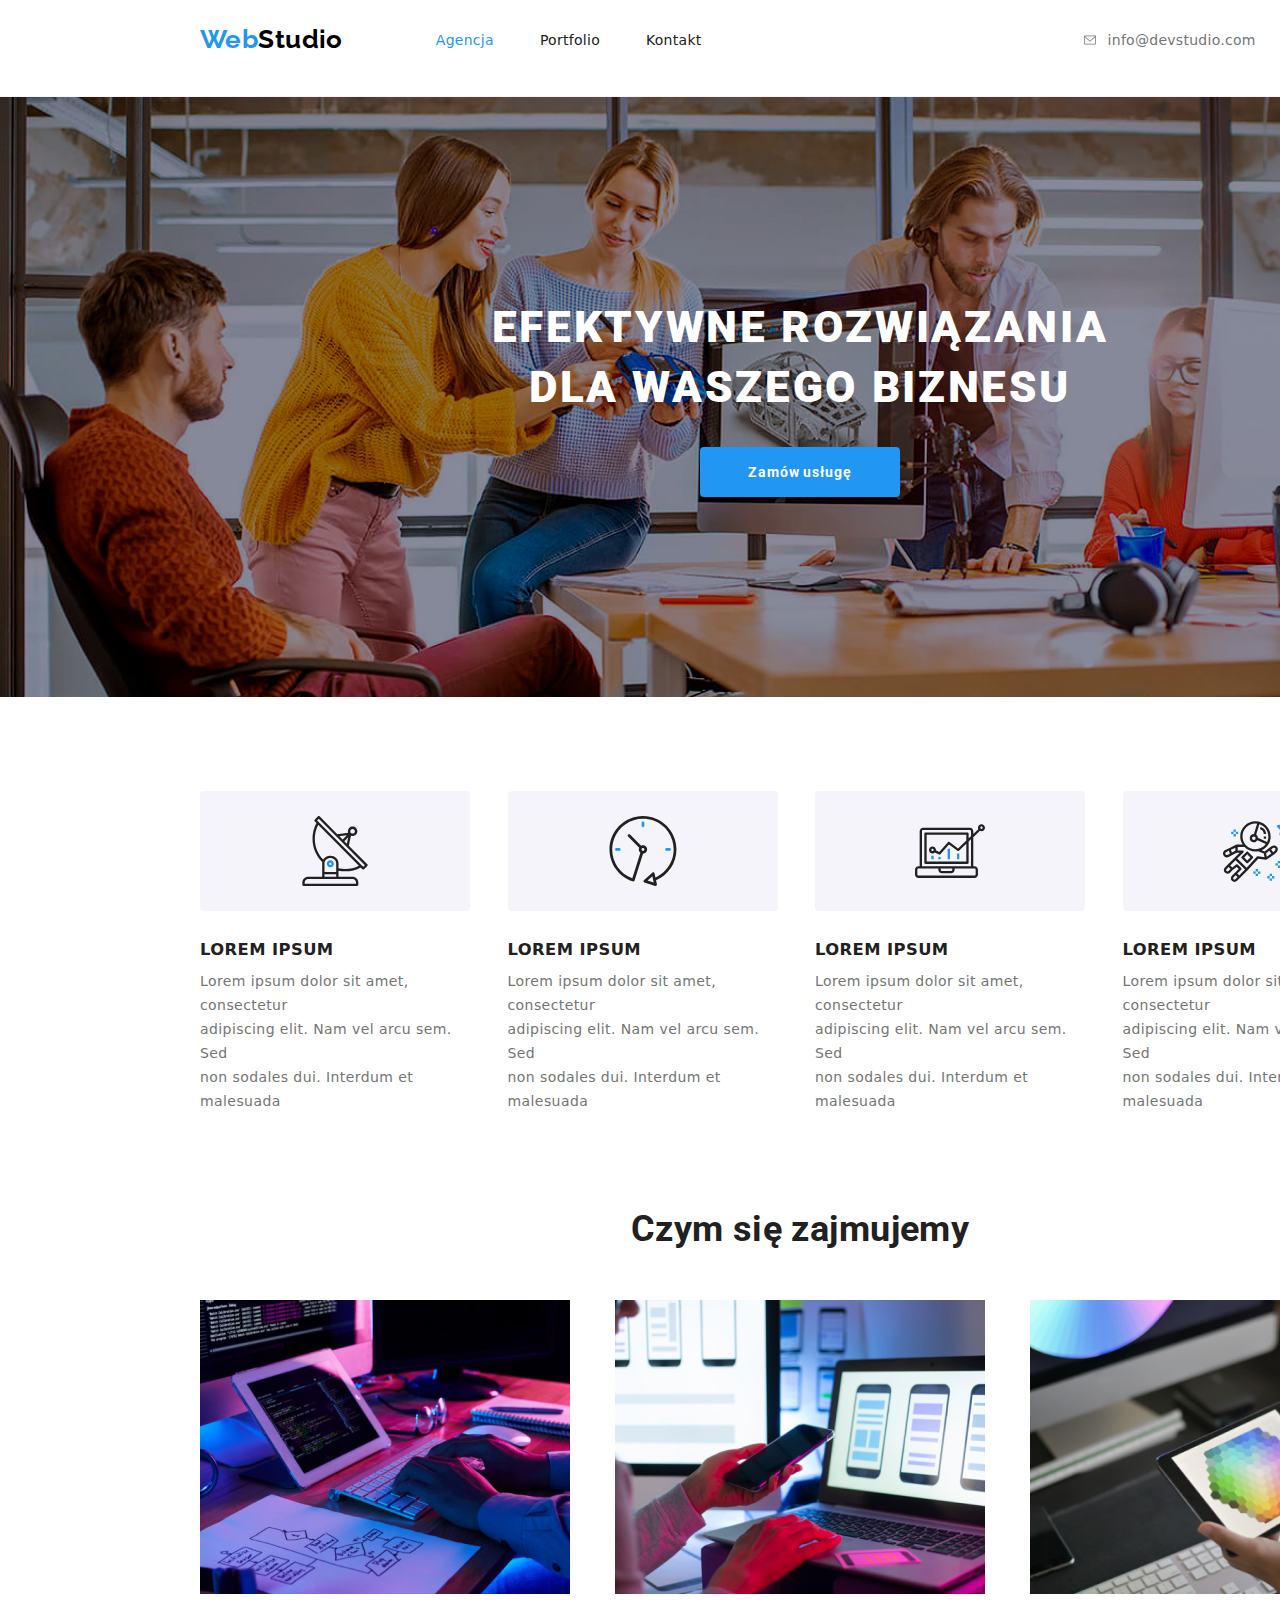
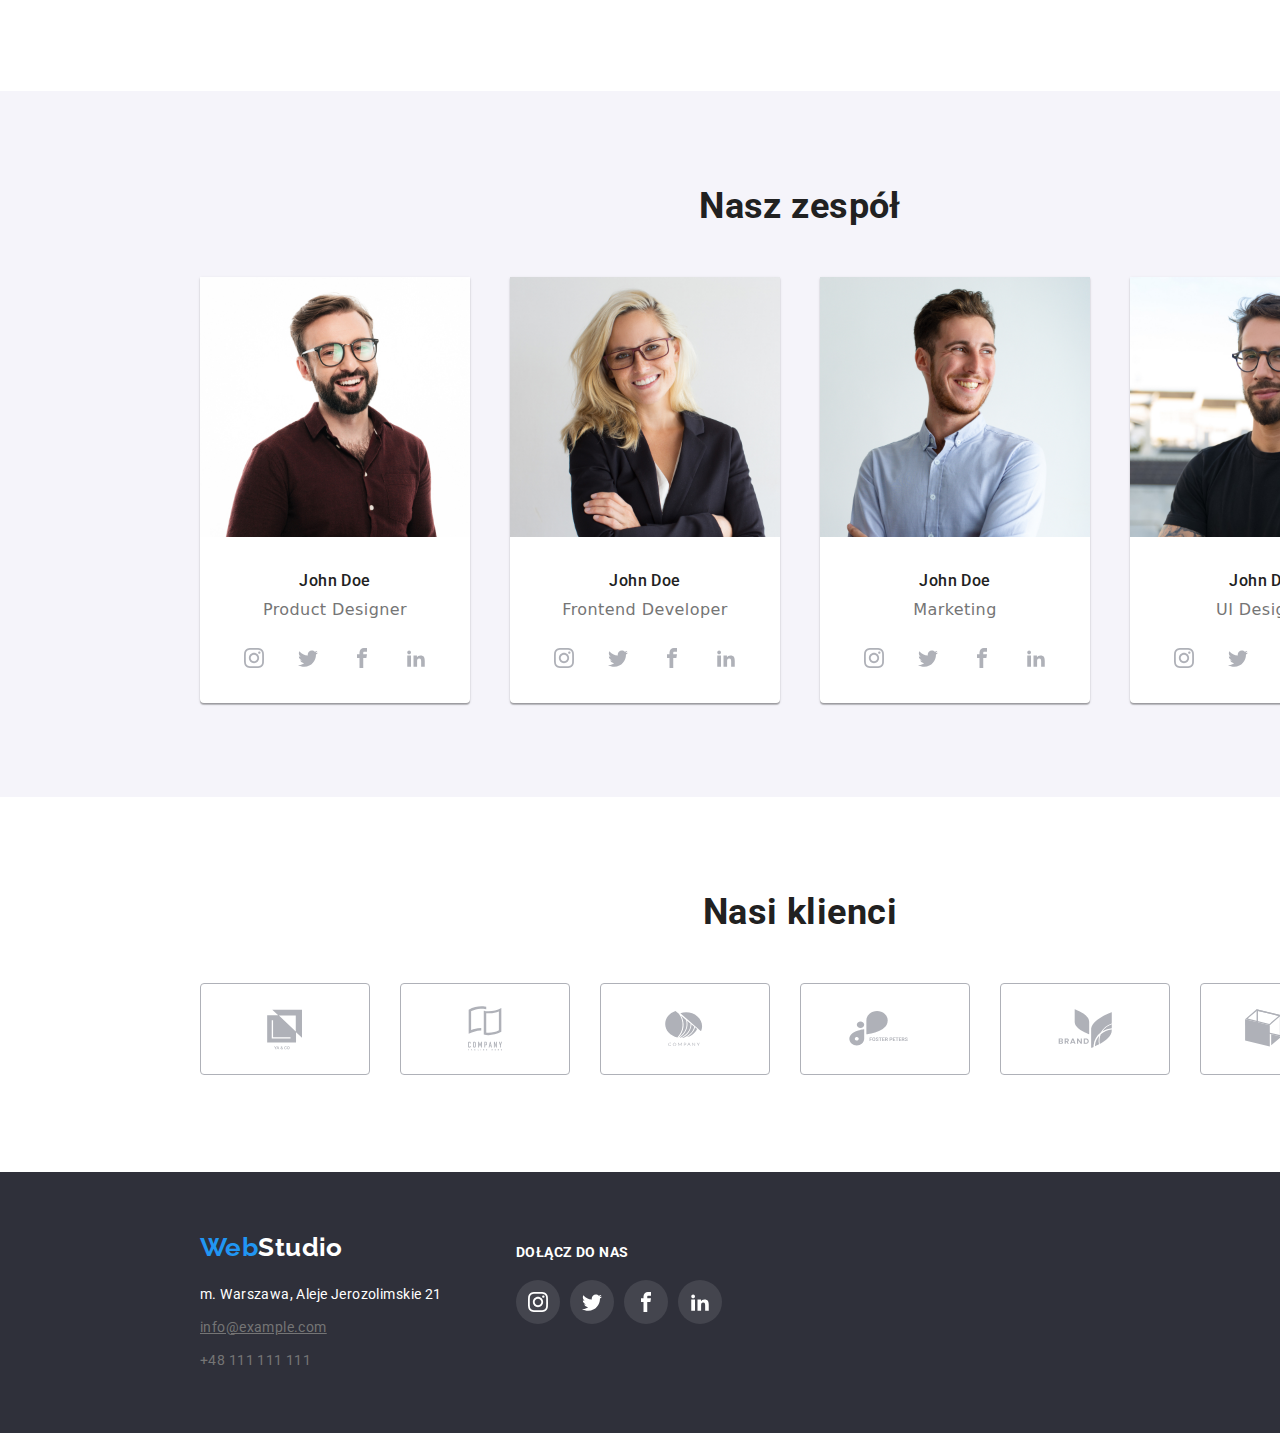
<file: index.html>
<!DOCTYPE html>
<html lang="pl">

<head>
    <link href="./css/styles.css" rel="stylesheet" />
    <meta charset="UTF-8" />
    <meta http-equiv="X-UA-Compatible" content="IE=edge" />
    <meta name="viewport" content="width=device-width, initial-scale=1.0" />

    <link rel="preconnect" href="https://fonts.googleapis.com">
    <link rel="preconnect" href="https://fonts.gstatic.com" crossorigin>
    <link
        href="https://fonts.googleapis.com/css2?family=Raleway:ital,wght@1,700&family=Roboto:wght@400;500;700;900&display=swap"
        rel="stylesheet">
    <link rel="stylesheet" href="https://cdnjs.cloudflare.com/ajax/libs/modern-normalize/1.1.0/modern-normalize.css"
        integrity="sha512-Y0MM+V6ymRKN2zStTqzQ227DWhhp4Mzdo6gnlRnuaNCbc+YN/ZH0sBCLTM4M0oSy9c9VKiCvd4Jk44aCLrNS5Q=="
        crossorigin="anonymous" referrerpolicy="no-referrer" />
    <title>Studio</title>
</head>

<body>
    <div class="wrapper">

        <header class="border-header">

            <div class="menu-flex-container container">

                <a class="logo" href="./index.html">
                    <span class="color-logo">Web</span>Studio</a>

                <div class="menu">

                    <nav>
                        <ul class="ul-style nav-list">
                            <li>
                                <a class="link-active links text" href="index.html">Agencja</a>
                            </li>

                            <li>
                                <a class="links text" href="portfolio.html">Portfolio</a>
                            </li>

                            <li>
                                <a class="links text" href="/kontakt">Kontakt</a>
                            </li>
                        </ul>
                    </nav>

                    <ul class="ul-style contact-list ">
                        <li>
                           
                            <a class="links grey-contact icons-header blue-icons" href="mailito:info@devstudio.com">
                                <svg class="contact-icon-margin icon" width="16" height="12">
                                    <use href="./images/icons.svg#icon-envelope"></use>
                                </svg>
                                info@devstudio.com
                            </a>
                       
                        </li>

                        <li>
                           
                            <a class="links grey-contact icons-header blue-icons" href="tel:+48111111111">
                                <svg class="contact-icon-margin icon" width="10" height="12">
                                    <use href="./images/icons.svg#icon-smartphone"></use>
                                </svg>
                                +48 111 111 111
                            </a>
         
                        </li>
                    </ul>
                </div>
            </div>
        </header>

        <main>

            <section class="first-section">

                <div class="container first-section-flex">

                    <h1 class="first-section-text w-text">EFEKTYWNE ROZWIĄZANIA<br />
                        DLA WASZEGO BIZNESU</h1>

                    <button class="button-studio w-text" type="button">Zamów usługę</button>
                </div>
            </section>

            <section class="section">

                <div class="container">

                    <ul class="ul-style lorem-list">
                        <li>
                            <div class="lorem-icon">
                                <svg width="70" height="70">
                                    <use href="./images/icons.svg#icon-antenna"></use>
                                </svg>
                            </div>
                            <h3 class="text heading-lorem">LOREM IPSUM</h3>

                            <p class="lorem-text">
                                Lorem ipsum dolor sit amet, consectetur<br />
                                adipiscing elit. Nam vel arcu sem. Sed<br />
                                non sodales dui. Interdum et malesuada
                            </p>
                        </li>

                        <li>
                            <div class="lorem-icon">
                                <svg width="70" height="70">
                                    <use href="./images/icons.svg#icon-clock"></use>
                                </svg>
                            </div>

                            <h3 class="text heading-lorem">LOREM IPSUM</h3>

                            <p class="lorem-text">
                                Lorem ipsum dolor sit amet, consectetur<br />
                                adipiscing elit. Nam vel arcu sem. Sed<br />
                                non sodales dui. Interdum et malesuada
                            </p>
                        </li>

                        <li>
                            <div class="lorem-icon">
                                <svg width="70" height="70">
                                    <use href="./images/icons.svg#icon-diagram"></use>
                                </svg>
                            </div>

                            <h3 class="text heading-lorem">LOREM IPSUM</h3>

                            <p class="lorem-text">
                                Lorem ipsum dolor sit amet, consectetur<br />
                                adipiscing elit. Nam vel arcu sem. Sed<br />
                                non sodales dui. Interdum et malesuada
                            </p>
                        </li>

                        <li>
                            <div class="lorem-icon">
                                <svg width="70" height="70">
                                    <use href="./images/icons.svg#icon-astronaut"></use>
                                </svg>
                            </div>

                            <h3 class="text heading-lorem">LOREM IPSUM</h3>

                            <p class="lorem-text">
                                Lorem ipsum dolor sit amet, consectetur<br />
                                adipiscing elit. Nam vel arcu sem. Sed<br />
                                non sodales dui. Interdum et malesuada
                            </p>
                        </li>
                    </ul>
                </div>
            </section>

            <section class="section s-what-we-do">

                <div class="container what-we-do">

                    <h2 class="text heading-section">Czym się zajmujemy</h2>

                    <ul class="ul-style images-what-we-do">

                        <li>
                            <img src="./images/box1.jpg" alt="programista piszący na klawiaturze" width="370"
                                height="294" />
                        </li>

                        <li>
                            <img src="./images/box2.jpg"
                                alt="programistka trzymająca telefon w ręce, korzysta z laptopa w tle" width="370"
                                height="294" />
                        </li>

                        <li>
                            <img src="./images/box3.jpg"
                                alt="projektantka trzymająca tablet, na którym wyświetla się paleta kolorów" width="370"
                                height="294" />
                        </li>
                    </ul>
                </div>
            </section>

            <section class="section bg-index">

                <div class="container our-team">

                    <h2 class="text heading-section">Nasz zespół</h2>

                    <ul class="ul-style john-doe-style">

                        <li class="john-box">
                            <figure>

                                <img src="./images/1.jpg" alt="uśmiechnięty mężczyzna" width="270" height="260" />

                                <figcaption class="description-box">
                                    <h3 class="text name">John Doe</h3>
                                    Product Designer

                                    <div class="our-team-icons">
                                        <ul class="media-flex">

                                            <li>
                                                <svg class="icon-social-media circle">
                                                    <use href="./images/icons.svg#icon-instagram" width="20" height="20"
                                                        x="12" y="12"></use>
                                                </svg>
                                            </li>

                                            <li>
                                                <svg class="icon-social-media circle">
                                                    <use href="./images/icons.svg#icon-twitter" width="20" height="20"
                                                        x="12" y="12"></use>
                                                </svg>
                                            </li>

                                            <li>
                                                <svg class="icon-social-media circle">
                                                    <use href="./images/icons.svg#icon-facebook" width="20" height="20"
                                                        x="12" y="12"></use>
                                                </svg>
                                            </li>

                                            <li>
                                                <svg class="icon-social-media circle">
                                                    <use href="./images/icons.svg#icon-linkedin2" width="20" height="20"
                                                        x="12" y="12">
                                                    </use>
                                                </svg>
                                            </li>
                                        </ul>
                                    </div>
                                </figcaption>
                            </figure>
                        </li>

                        <li class="john-box">
                            <figure>

                                <img src="./images/2.jpg" alt="uśmiechnięta kobieta" width="270" height="260" />

                                <figcaption class="description-box">
                                    <h3 class="text name">John Doe</h3>
                                    Frontend Developer
                                    <div class="our-team-icons">
                                        <ul class="media-flex">

                                            <li>
                                                <svg class="icon-social-media circle">
                                                    <use href="./images/icons.svg#icon-instagram" width="20" height="20"
                                                        x="12" y="12"></use>
                                                </svg>
                                            </li>

                                            <li>
                                                <svg class="icon-social-media circle">
                                                    <use href="./images/icons.svg#icon-twitter" width="20" height="20"
                                                        x="12" y="12"></use>
                                                </svg>
                                            </li>

                                            <li>
                                                <svg class="icon-social-media circle">
                                                    <use href="./images/icons.svg#icon-facebook" width="20" height="20"
                                                        x="12" y="12"></use>
                                                </svg>
                                            </li>

                                            <li>
                                                <svg class="icon-social-media circle">
                                                    <use href="./images/icons.svg#icon-linkedin2" width="20" height="20"
                                                        x="12" y="12">
                                                    </use>
                                                </svg>
                                            </li>
                                        </ul>
                                    </div>
                                </figcaption>
                            </figure>
                        </li>

                        <li class="john-box">
                            <figure>

                                <img src="./images/3.jpg" alt="uśmiechnięty mężczyzna" width="270" height="260" />

                                <figcaption class="description-box">
                                    <h3 class="text name">John Doe</h3>
                                    Marketing

                                    <div class="our-team-icons">
                                        <ul class="media-flex">

                                            <li>
                                                <svg class="icon-social-media circle">
                                                    <use href="./images/icons.svg#icon-instagram" width="20" height="20"
                                                        x="12" y="12"></use>
                                                </svg>
                                            </li>

                                            <li>
                                                <svg class="icon-social-media circle">
                                                    <use href="./images/icons.svg#icon-twitter" width="20" height="20"
                                                        x="12" y="12"></use>
                                                </svg>
                                            </li>

                                            <li>
                                                <svg class="icon-social-media circle">
                                                    <use href="./images/icons.svg#icon-facebook" width="20" height="20"
                                                        x="12" y="12"></use>
                                                </svg>
                                            </li>

                                            <li>
                                                <svg class="icon-social-media circle">
                                                    <use href="./images/icons.svg#icon-linkedin2" width="20" height="20"
                                                        x="12" y="12">
                                                    </use>
                                                </svg>
                                            </li>
                                        </ul>
                                    </div>
                                </figcaption>
                            </figure>
                        </li>

                        <li class="john-box">
                            <figure>

                                <img src="./images/4.jpg" alt="uśmiechnięty mężczyzna" width="270" height="260" />

                                <figcaption class="description-box">
                                    <h3 class="text name">John Doe</h3>
                                    UI Designer

                                    <div class="our-team-icons">
                                        <ul class="media-flex">

                                            <li>
                                                <svg class="icon-social-media circle">
                                                    <use href="./images/icons.svg#icon-instagram" width="20" height="20"
                                                        x="12" y="12"></use>
                                                </svg>
                                            </li>

                                            <li>
                                                <svg class="icon-social-media circle">
                                                    <use href="./images/icons.svg#icon-twitter" width="20" height="20"
                                                        x="12" y="12"></use>
                                                </svg>
                                            </li>

                                            <li>
                                                <svg class="icon-social-media circle">
                                                    <use href="./images/icons.svg#icon-facebook" width="20" height="20"
                                                        x="12" y="12"></use>
                                                </svg>
                                            </li>

                                            <li>
                                                <svg class="icon-social-media circle">
                                                    <use href="./images/icons.svg#icon-linkedin2" width="20" height="20"
                                                        x="12" y="12">
                                                    </use>
                                                </svg>
                                            </li>
                                        </ul>
                                    </div>
                                </figcaption>
                            </figure>
                        </li>

                    </ul>
                </div>
            </section>

            <section class="section">

                <div class="container">

                    <h2 class="text heading-section">Nasi klienci</h2>

                    <ul class="clients">

                        <li>
                            <svg class="clients-box">
                                <use href="./images/icons.svg#icon-logo1"></use>
                            </svg>
                        </li>
                        <li>
                            <svg class="clients-box">
                                <use href="./images/icons.svg#icon-logo2"></use>
                            </svg>
                        </li>
                        <li>
                            <svg class="clients-box">
                                <use href="./images/icons.svg#icon-logo3"></use>
                            </svg>
                        </li>
                        <li>
                            <svg class="clients-box">
                                <use href="./images/icons.svg#icon-logo4"></use>
                            </svg>
                        </li>
                        <li>
                            <svg class="clients-box">
                                <use href="./images/icons.svg#icon-logo5"></use>
                            </svg>
                        </li>
                        <li>
                            <svg class="clients-box">
                                <use href="./images/icons.svg#icon-logo6""></use>
                            </svg>
                        </li>
                    </ul>
                </div>
            </section>
        </main>
        <footer class="background">

            <div class="container footer-flex">
                <div class="footer-style">
                    <a class="logo-footer" href="./index.html">
                
                        <span class="color-logo">Web</span>Studio</a>
                
                    <address class="w-text footer-address">
                        m. Warszawa, Aleje Jerozolimskie 21
                
                        <a class="mail-color grey-contact" href="mailito:info@example.com">info@example.com</a>
                
                        <a class="links grey-contact" href="tel:+48111111111">+48 111 111
                            111</a>
                    </address>
                </div>
                <div class="second-column">
                
                    <p class="w-text join-us">DOŁĄCZ DO NAS</p>
                
                    <ul class="media-flex">
                
                        <li>
                            <svg class="icon-social-media">
                                <use href="./images/icons.svg#icon-instagram" width="20" height="20" x="12" y="12"></use>
                            </svg>
                        </li>
                
                        <li>
                            <svg class="icon-social-media">
                                <use href="./images/icons.svg#icon-twitter" width="20" height="20" x="12" y="12"></use>
                            </svg>
                        </li>
                
                        <li>
                            <svg class="icon-social-media">
                                <use href="./images/icons.svg#icon-facebook" width="20" height="20" x="12" y="12"></use>
                            </svg>
                        </li>
                
                        <li>
                            <svg class="icon-social-media">
                                <use href="./images/icons.svg#icon-linkedin2" width="20" height="20" x="12" y="12">
                                </use>
                            </svg>
                        </li>
                    </ul>
                </div>                          
            </div>
        </footer>
    </div>
</body>

</html>
</file>
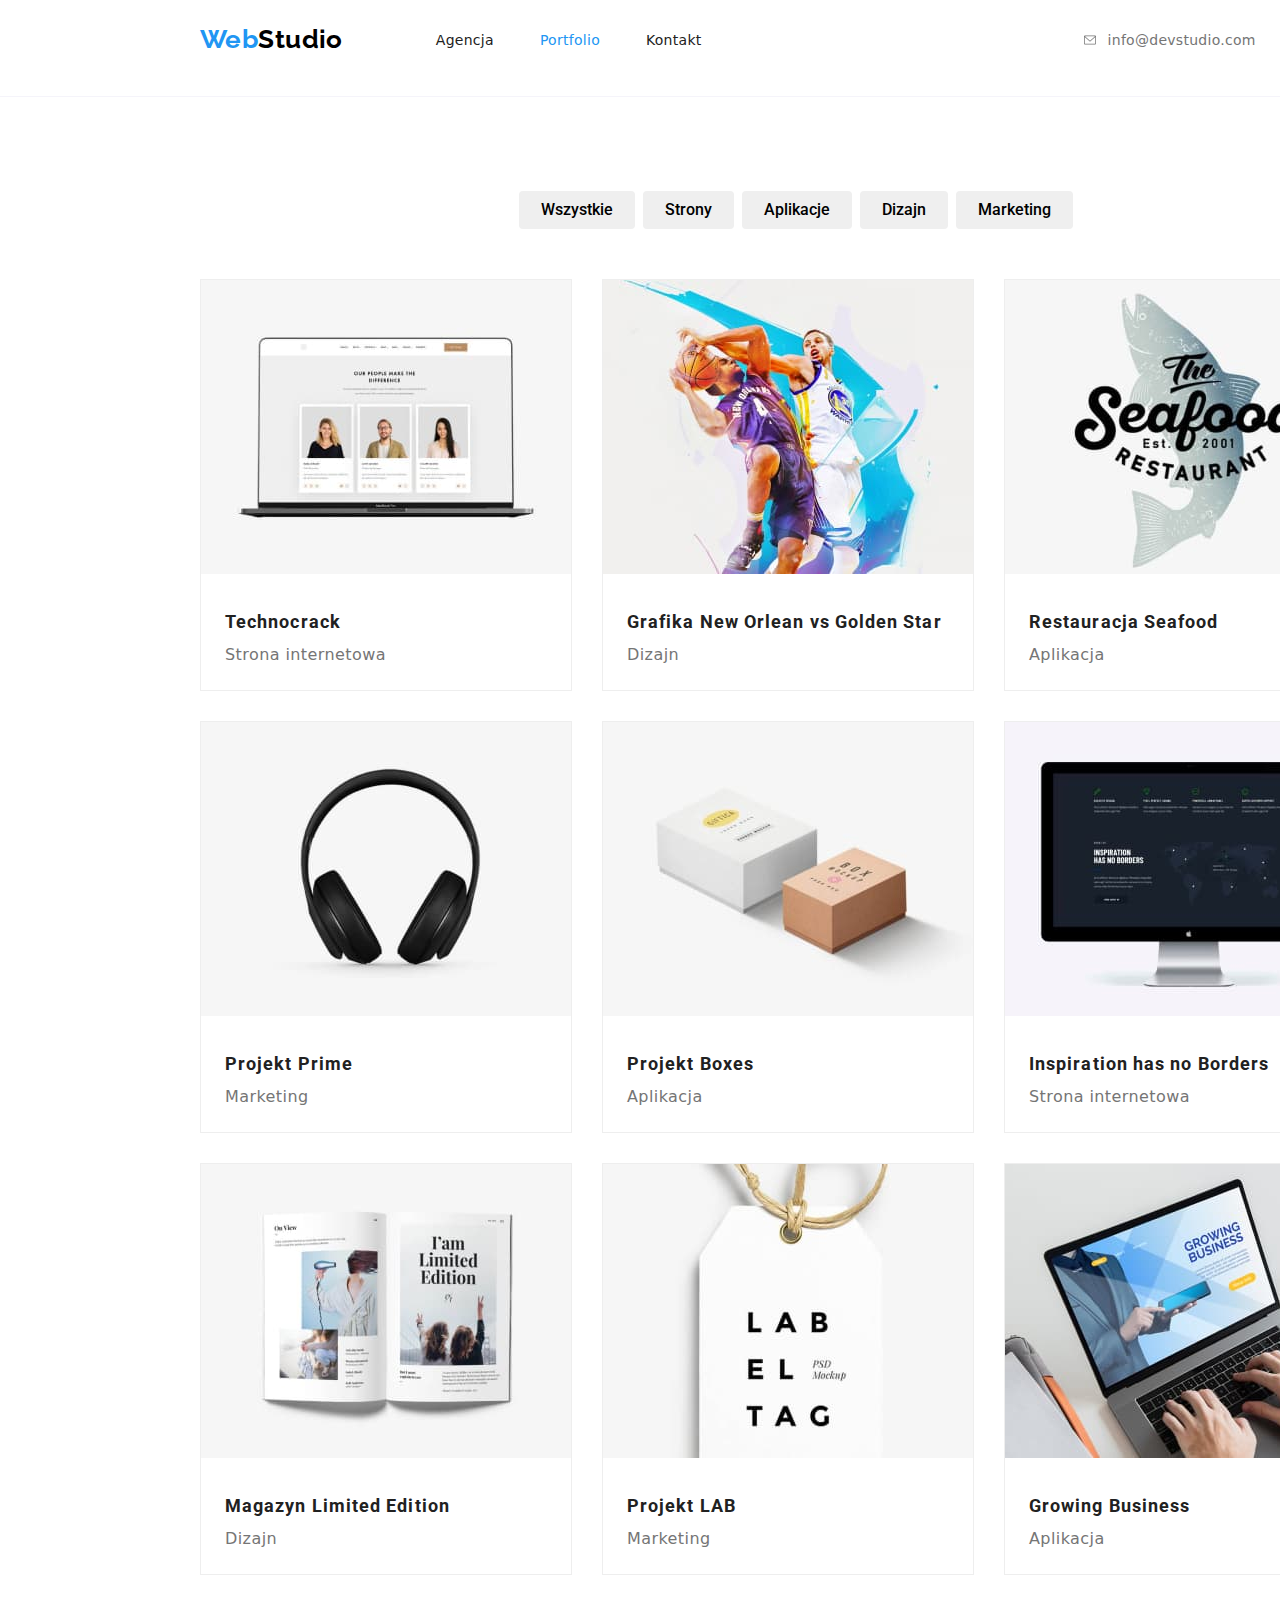
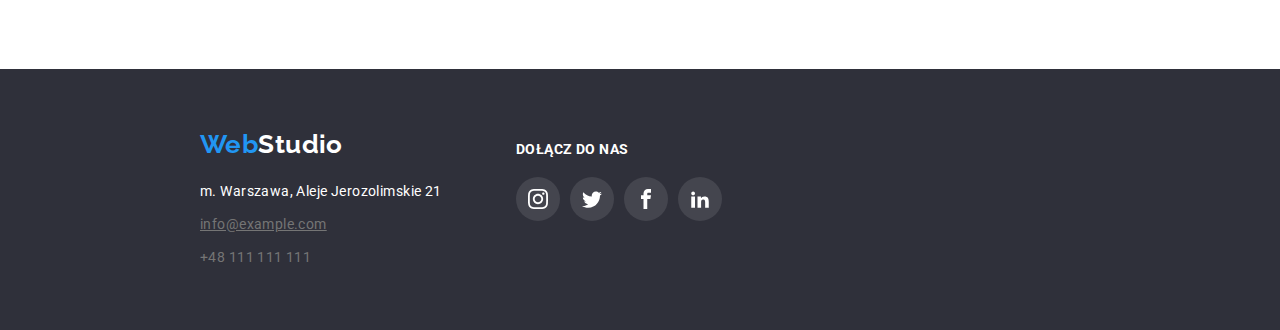
<file: portfolio.html>
<!DOCTYPE html>
<html lang="pl">

<head>
    <link href="./css/styles.css" rel="stylesheet" />
    <meta charset="UTF-8">
    <meta http-equiv="X-UA-Compatible" content="IE=edge">
    <meta name="viewport" content="width=device-width, initial-scale=1.0">
    <link rel="preconnect" href="https://fonts.googleapis.com">
    <link rel="preconnect" href="https://fonts.gstatic.com" crossorigin>
    <link
        href="https://fonts.googleapis.com/css2?family=Raleway:ital,wght@1,700&family=Roboto:wght@400;500;700;900&display=swap"
        rel="stylesheet">
    <link rel="stylesheet" href="https://cdnjs.cloudflare.com/ajax/libs/modern-normalize/1.1.0/modern-normalize.css"
        integrity="sha512-Y0MM+V6ymRKN2zStTqzQ227DWhhp4Mzdo6gnlRnuaNCbc+YN/ZH0sBCLTM4M0oSy9c9VKiCvd4Jk44aCLrNS5Q=="
        crossorigin="anonymous" referrerpolicy="no-referrer" />
    <title>Portfolio</title>
</head>

<body>
    <div class="wrapper">

        <header class="border-header">

            <div class="container menu-flex-container">

                <a class="logo" href="./index.html">
                    <span class="color-logo">Web</span>Studio</a>

                <div class="menu">

                    <nav>
                        <ul class="ul-style nav-list">
                            <li>
                                <a class="links text" href="index.html">Agencja</a>
                            </li>

                            <li>
                                <a class="link-active links text" href="portfolio.html">Portfolio</a>
                            </li>

                            <li>
                                <a class="links text" href="/kontakt">Kontakt</a>
                            </li>
                        </ul>
                    </nav>

                    <ul class="ul-style contact-list">
                        <li>
                            <a class="links grey-contact icons-header" href="mailito:info@devstudio.com">
                                <svg class="contact-icon-margin" width="16" height="12">
                                    <use href="./images/icons.svg#icon-envelope"></use>
                                </svg>
                                info@devstudio.com
                            </a>
                        </li>

                        <li>
                            <a class="links grey-contact icons-header" href="tel:+48111111111">
                                <svg class="contact-icon-margin" width="10" height="16">
                                    <use href="./images/icons.svg#icon-smartphone"></use>
                                </svg>
                                +48 111 111 111
                            </a>
                        </li>
                    </ul>
                </div>
            </div>
        </header>

        <section class="section">

            <div class="container">

                <ul class="text ul-style button-style">

                    <li>
                        <button class="button-portfolio" type="button">Wszystkie</button>
                    </li>

                    <li>
                        <button class="button-portfolio" type="button">Strony</button>
                    </li>

                    <li>
                        <button class="button-portfolio" type="button">Aplikacje</button>
                    </li>

                    <li>
                        <button class="button-portfolio" type="button">Dizajn</button>
                    </li>

                    <li>
                        <button class="button-portfolio" type="button">Marketing</button>
                    </li>
                </ul>

                <ul class="categories ul-style portfolio-style">

                    <li class="project-box">

                        <img src="./images/portfolio1.jpg" alt="laptop otwarty na stronie firmy">

                        <div class="description-category">
                            <h4 class="project-names">Technocrack</h4>
                            <p>Strona internetowa</p>
                        </div>
                    </li>

                    <li class="project-box">

                        <img src="./images/portfolio2.jpg" alt="dwóch koszykarzy walczących o piłkę">

                        <div class="description-category">
                            <h4 class="project-names">Grafika New Orlean vs Golden Star</h4>
                            <p>Dizajn</p>
                        </div>
                    </li>

                    <li class="project-box">

                        <img src="./images/portfolio3.jpg" alt="logo restauracji">

                        <div class="description-category">
                            <h4 class="project-names">Restauracja Seafood</h4>
                            <p>Aplikacja</p>
                        </div>
                    </li>

                    <li class="project-box">

                        <img src="./images/portfolio4.jpg" alt="słuchawki">

                        <div class="description-category">
                            <h4 class="project-names">Projekt Prime</h4>
                            <p>Marketing</p>
                        </div>
                    </li>

                    <li class="project-box">

                        <img src="./images/portfolio5.jpg" alt="dwa boxy">

                        <div class="description-category">
                            <h4 class="project-names">Projekt Boxes</h4>
                            <p>Aplikacja</p>
                        </div>
                    </li>

                    <li class="project-box">

                        <img src="./images/portfolio6.jpg" alt="monitor komputera">

                        <div class="description-category">
                            <h4 class="project-names">Inspiration has no Borders</h4>
                            <p>Strona internetowa</p>
                        </div>
                    </li>

                    <li class="project-box">

                        <img src="./images/portfolio7.jpg" alt="książka">

                        <div class="description-category">
                            <h4 class="project-names">Magazyn Limited Edition</h4>
                            <p>Dizajn</p>
                        </div>
                    </li>

                    <li class="project-box">

                        <img src="./images/portfolio8.jpg" alt="labelka na sznurku">

                        <div class="description-category">
                            <h4 class="project-names">Projekt LAB</h4>
                            <p>Marketing</p>
                        </div>
                    </li>

                    <li class="project-box">

                        <img src="./images/portfolio9.jpg" alt="osoba korzysta z laptopa">

                        <div class="description-category">
                            <h4 class="project-names">Growing Business</h4>
                            <p>Aplikacja</p>
                        </div>
                    </li>
                </ul>
            </div>
        </section>

        <footer class="background">

            <div class="container footer-flex">
                <div class="footer-style">
                    <a class="logo-footer" href="./index.html">

                        <span class="color-logo">Web</span>Studio</a>

                    <address class="w-text footer-address">
                        m. Warszawa, Aleje Jerozolimskie 21

                        <a class="mail-color grey-contact" href="mailito:info@example.com">info@example.com</a>

                        <a class="links grey-contact" href="tel:+48111111111">+48 111 111 111</a>
                    </address>
                </div>


                <div class="second-column">

                    <p class="w-text join-us">DOŁĄCZ DO NAS</p>

                    <ul class="media-flex">

                        <li>
                            <svg class="icon-social-media">
                                <use href="./images/icons.svg#icon-instagram" width="20" height="20" x="12" y="12"></use>
                            </svg>
                        </li>

                        <li>
                            <svg class="icon-social-media">
                                <use href="./images/icons.svg#icon-twitter" width="20" height="20" x="12" y="12"></use>
                            </svg>
                        </li>

                        <li>
                            <svg class="icon-social-media">
                                <use href="./images/icons.svg#icon-facebook" width="20" height="20" x="12" y="12"></use>
                            </svg>
                        </li>

                        <li>
                            <svg class="icon-social-media">
                                <use href="./images/icons.svg#icon-linkedin2" width="20" height="20" x="12" y="12">
                                </use>
                            </svg>
                        </li>
                    </ul>
                </div>
            </div>
        </footer>
    </div>
</body>

</html>
</file>
<file: css/styles.css>
body {
  font-family: "Roboto", "Raleway", sans-serif;
  color: var(--grey);
  font-size: 14px;
  letter-spacing: 0.03em;
  margin: 0;
  padding: 0;
  
}

:root {
  --dark-grey: #2f303a;
  --grey: #757575;
  --blue: #2196f3;
  --different-black: #212121;
  --white: #fff;
  --black: #000;
  --light: #f5f4fa;
  --body-bg: #e5e5e5;
  --border: #eeeeee;
  --icon-grey: #AFB1B8;
}

/*top*/

.logo {
  font-family: "Raleway";
  font-weight: 700;
  font-size: 26px;
  color: var(--black);
  line-height: 1.174;
  text-decoration: none;
  padding: 24px 0 25px;
}

.color-logo {
  color: var(--blue);
}

.menu {
  font-weight: 500;
  line-height: 1.143;
  letter-spacing: 0.02em;
  display: flex;
  margin: 0;
  padding: 32px 0;
}

.menu-flex-container {
  display: flex;
  gap: 93px;
  margin: 0;
  padding: 0;
  text-align: center;
}

.nav-list {
  display: flex;
  gap: 46px;
  padding: 0;
  margin: 0;
}

.contact-list {
  display: flex;
  gap: 50px;
  margin: 0;
  padding: 0 0 0 380px;
}

.border-header {
  border-bottom: 1px solid var(--light);
}

.contact-icon-margin {
  margin-right: 10px;

}

.icons-header {
  fill: var(--grey);
  display: flex;
  align-items: center;
  justify-content: center;
}

.blue-icons:hover .icon {
color: var(--blue);
fill: var(--blue);
}

.icons-header:hover .icon{
fill: var(--blue)
}

/*main index*/

.first-section {
  background-color: var(--dark-grey);
  padding: 94px 0;
  margin: 0 auto;
  background-image: url(../images/background-header.jpg);
}

.first-section-text {
  font-size: 44px;
  font-family: "Roboto";
  font-weight: 900;
  letter-spacing: 0.06em;
  line-height: 1.364;
  width: 696px;
  height: 120px;
  margin: 0;
}

.first-section-flex {
  display: flex;
  flex-direction: column;
  justify-content: center;
  align-items: center;
  text-align: center;
  gap: 30px;
  padding: 106px 0;
}

.button-studio {
  cursor: pointer;
  font-family: "Roboto";
  background-color: var(--blue);
  color: var(--white);
  font-weight: 700;
  line-height: 1.875;
  letter-spacing: 0.06em;
  border-radius: 4px;
  width: 200px;
  height: 50px;
  border-style: none;
  box-shadow: 0px 4px 4px rgba(0, 0, 0, 0.15);
}

.button-studio:hover,
.button-studio:focus {
  color: var(--different-black);
  background-color: var(--light);
}

.lorem-list {
  display: flex;
  flex-direction: row;
  justify-content: space-between;
  gap: 30px;
  margin: 0 auto;
  padding: 0;
}

.heading-lorem {
  font-weight: 700;
  line-height: 1.143;
  margin: 0;
  padding: 0 0 10px;
}

.lorem-text {
  line-height: 1.714;
  margin: 0;
}

.lorem-icon {
  height: 120px;
  width: 270px;
  border-radius: 4px;
  display: flex;
  justify-content: center;
  align-items: center;
  background-color: var(--light);
  margin-bottom: 30px;
}



.what-we-do {
  margin: 0;
}

.images-what-we-do {
  display: flex;
  flex-direction: row;
  margin: 0 auto;
  gap: 30px;
  padding: 0;
  justify-content: space-between;
}

.john-doe-style {
  display: flex;
  gap: 30px;
  padding: 0;
  justify-content: space-between;
  margin: 0;
}

.our-team {
  align-items: center;
  margin: 0 215px;
}

.john-box>figure {
  background-color: var(--white);
  box-shadow: 0px 1px 3px rgba(0, 0, 0, 0.12), 0px 1px 1px rgba(0, 0, 0, 0.14),
    0px 2px 1px rgba(0, 0, 0, 0.2);
  border-radius: 0px 0px 4px 4px;
  text-align: center;
  margin: 0;
}

.name {
  font-family: "Roboto";
  font-size: 16px;
  font-weight: 500;
  margin: 0;
  padding-bottom: 10px;
}

.description-box {
  display: flex;
  flex-direction: column;
  padding: 30px 0 18px;
}

.our-team-icons {
  display: flex;
  gap: 10px;
  padding-top: 16px;
  justify-content: center;
}

.circle {
  border-radius: 50%;
  fill: var(--icon-grey);
}

.bg-index{
  background-color: var(--light);
  font-size: 16px;
  line-height: 1.186;
  margin: 0;
}

.heading-section {
  font-family: "Roboto";
  font-weight: 700;
  font-size: 36px;
  line-height: 1.167;
  padding: 0 0 50px;
  text-align: center;
  margin: 0 auto;
}

.clients {
  list-style: none;
  display: flex;
  gap: 30px;
  margin: 0;
  padding: 0;
}

.clients-box {
  width: 170px;
  height: 92px;
  border-radius: 4px;
  border: 1px solid var(--icon-grey);
  fill: var(--icon-grey);
}

.clients-box:hover,
.clients-box:focus {
  fill: var(--blue);
  border: 1px solid var(--blue);
  cursor: pointer;
}

/*main portfolio*/

.button-portfolio {
  font-family: "Roboto";
  cursor: pointer;
  font-weight: 500;
  font-size: 16px;
  line-height: 1.625;
  border-radius: 4px;
  padding: 6px 22px;
  border-style: none;
}

.button-portfolio:hover,
.button-portfolio:focus {
  color: var(--white);
  background-color: var(--blue);
  box-shadow: 0px 3px 1px rgba(0, 0, 0, 0.1), 0px 1px 2px rgba(0, 0, 0, 0.08),
    0px 2px 2px rgba(0, 0, 0, 0.12);
}

.categories {
  font-size: 16px;
  line-height: 1.875;
}

.project-names {
  font-family: "Roboto";
  color: var(--different-black);
  font-weight: 700;
  font-size: 18px;
  line-height: 2;
  letter-spacing: 0.06em;
  margin: 0;
}

.button-style {
  display: flex;
  gap: 8px;
  justify-content: center;
  padding: 0 518px 50px 510px;
  margin: 0;
}

.portfolio-style {
  display: flex;
  flex-wrap: wrap;
  gap: 30px;
  flex-basis: calc((100%-60px) / 3);
  padding: 0;
  margin: 0;
}

.project-box {
  padding: 0;
  margin: 0;
  border: 1px solid var(--border);
}

.description-category {
  padding: 20px 24px;
}

.description-category>p {
  margin: 0;
}

.project-box:hover {
  box-shadow: 0px 1px 1px rgba(0, 0, 0, 0.12), 0px 4px 4px rgba(0, 0, 0, 0.06),
    1px 4px 6px rgba(0, 0, 0, 0.16);
}

/*footer*/

.logo-footer {
  color: var(--white);
  font-family: "Raleway";
  font-style: normal;
  font-weight: 700;
  font-size: 26px;
  line-height: 1.192;
  text-decoration: none;
  padding-bottom: 20px;
  width: 145px;
}

.footer-style {
  display: flex;
  flex-direction: column;
  padding: 60px 0;
  margin: 0;
}

.footer-address {
  font-family: "Roboto";
  font-style: normal;
  line-height: 1.714;
  display: flex;
  flex-direction: column;
  width: 246px;
  gap: 9px;
}

.mail-color:hover,
.mail-color:focus {
  color: var(--blue);
}

.second-column {
  display: flex;
  flex-direction: column;
  gap: 20px;
  padding: 72px 0 100px;
}

.join-us {
  font-family: "Roboto";
  font-weight: 700;
  font-size: 14px;
  line-height: 1.143;
  margin: 0;
}

.media-flex {
  display: flex;
  flex-direction: row;
  list-style: none;
  fill: var(--white);
  gap: 10px;
  padding: 0;
  margin: 0;
}

.media-flex svg {
  width: 44px;
  height: 44px;
  border-radius: 50%;
  background: rgba(255, 255, 255, 0.1);
}

.icon-social-media:hover,
.icon-social-media:focus {
  background-color: var(--blue);
  cursor: pointer;
  fill: var(--white);
}

.footer-flex {
  display: flex;
  gap: 70px;
}

/*all*/
.wrapper {
  width: 1600px;
  background-color: var(--white);
  margin: 0 auto;
}

.container {
  width: 1200px;
  margin: 0 auto;
}

.text {
  color: var(--different-black);
}

.w-text {
  color: var(--white);
}

.links {
  text-decoration: none;
}

.grey-contact {
  color: var(--grey);
}

.link-active,
.links:hover,
.links:focus {
  color: var(--blue);
  fill: var(--blue);
}

.background {
  background-color: var(--dark-grey);
}

.ul-style {
  list-style-type: none;
}

.wrapper {
  width: 1600px;
  background-color: var(--white);
  margin: 0 auto;
}

.container {
  width: 1200px;
  margin: 0 auto;
}

.section {
  padding: 94px 0;
  margin: 0 auto;
}
.s-what-we-do {
  padding: 0 0 94px;
}
</file>
